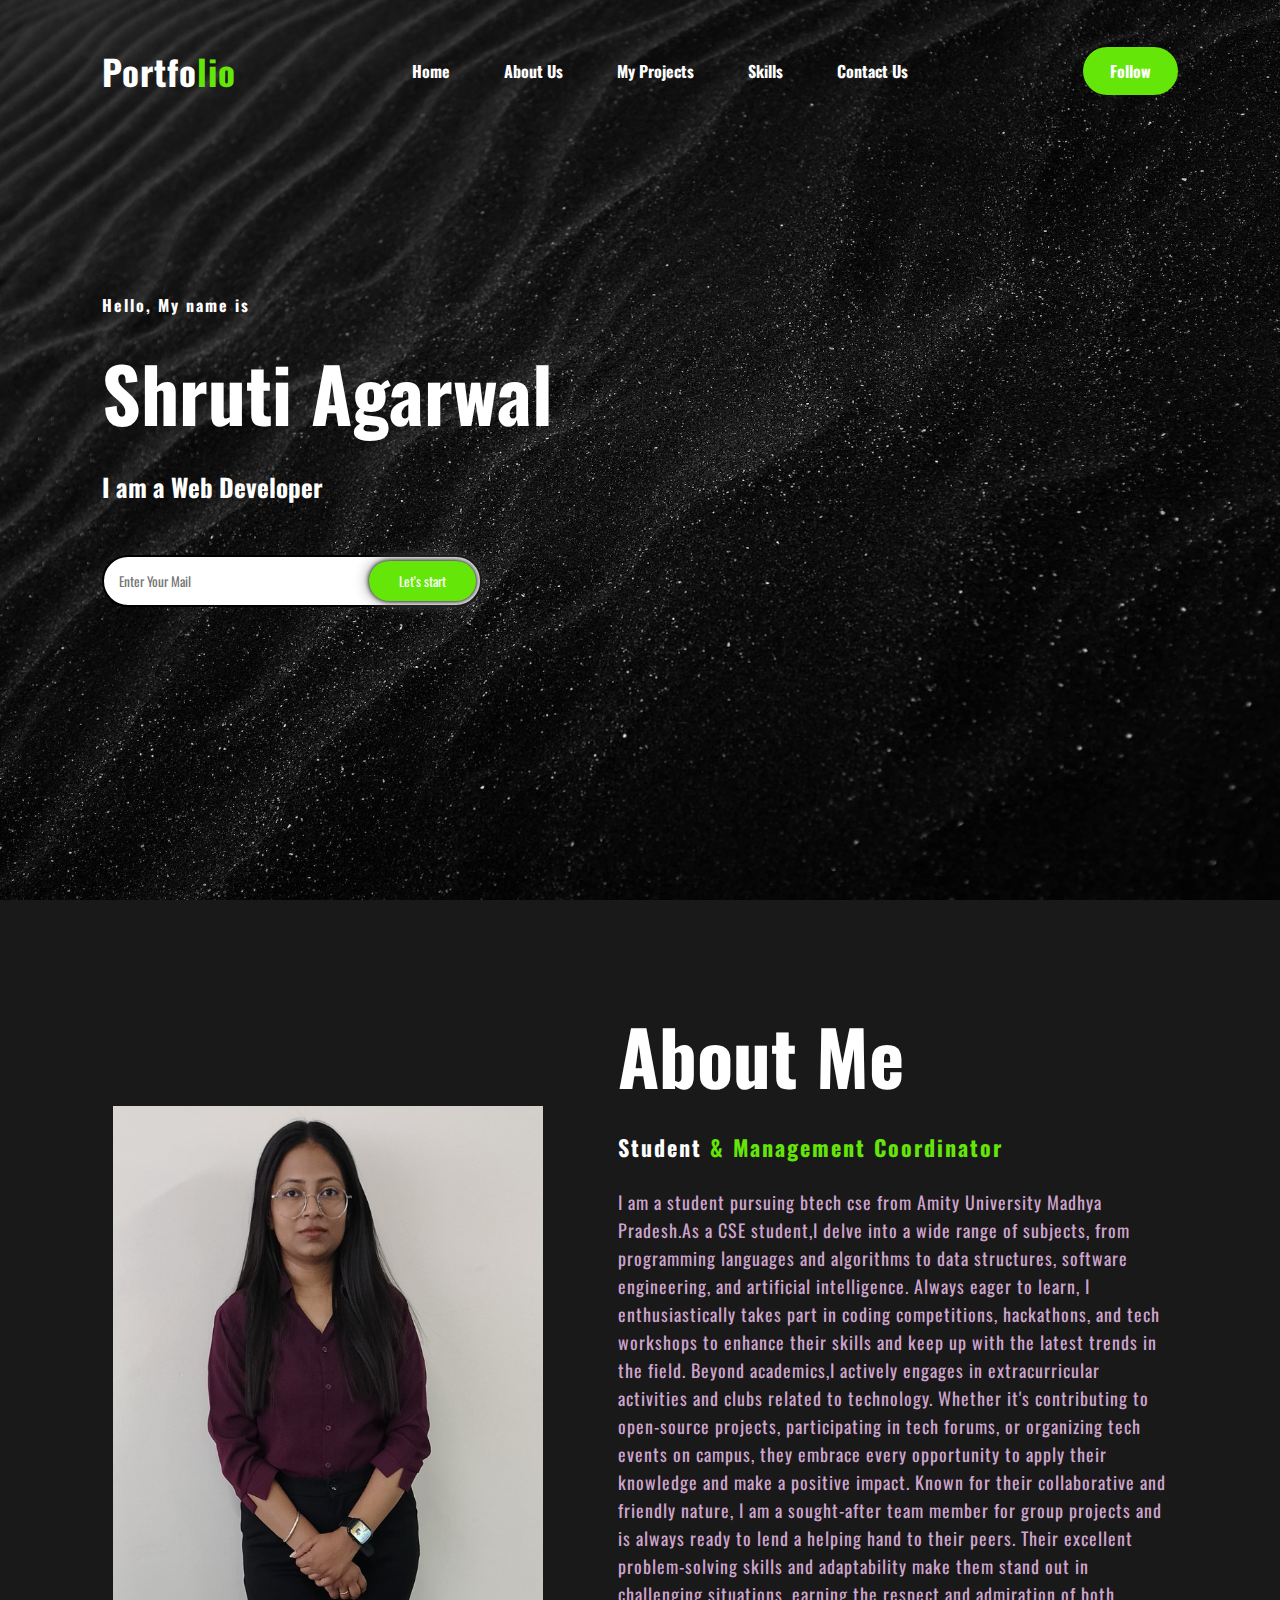
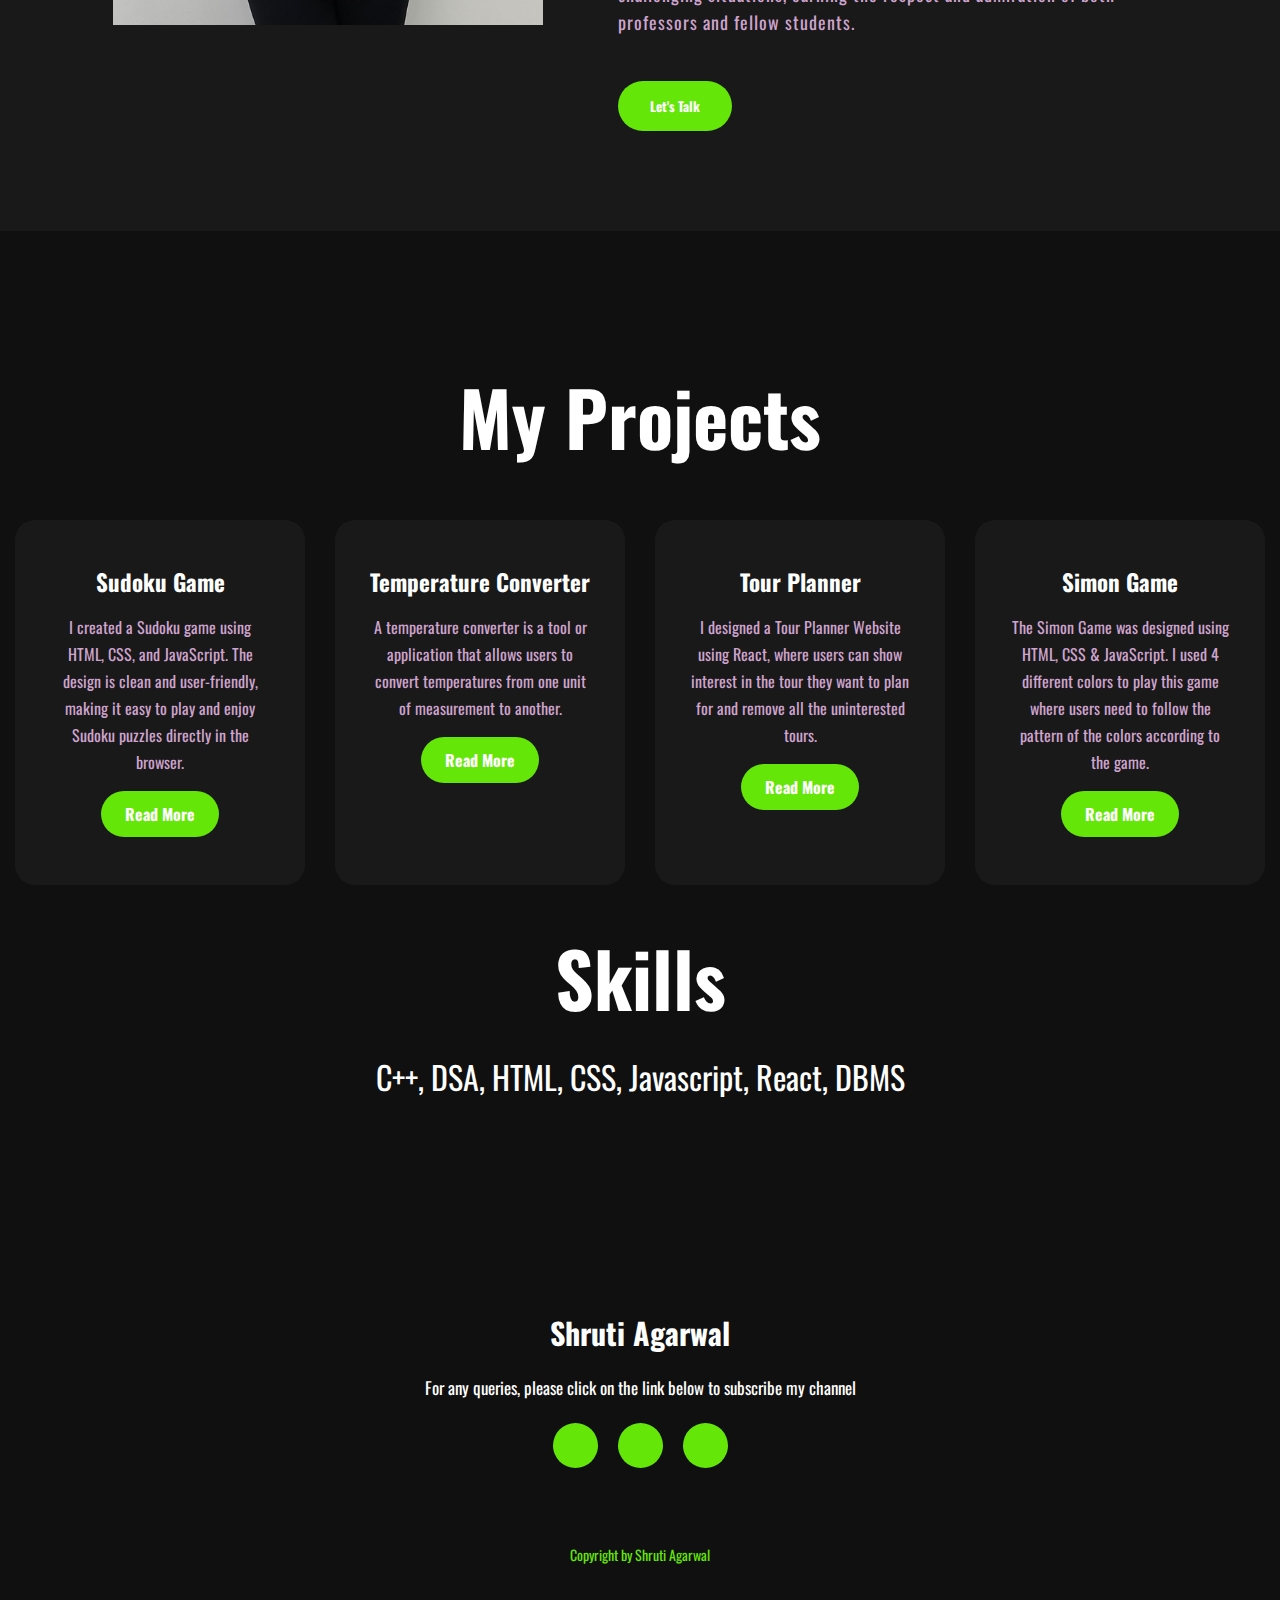
<file: index.html>
<!DOCTYPE html>
<html lang="en">
<head>
    <meta charset="UTF-8">
    <meta name="viewport" content="width=device-width, initial-scale=1.0">
    <title>Portfolio</title>
    <link rel="stylesheet" href="p.css">
    <link rel="preconnect" href="https://fonts.googleapis.com">
    <link rel="preconnect" href="https://fonts.gstatic.com" crossorigin>
    <link href="https://fonts.googleapis.com/css2?family=Bungee+Spice&family=Oswald&display=swap" rel="stylesheet">
    <link rel="stylesheet" href="https://cdnjs.cloudflare.com/ajax/libs/font-awesome/6.4.0/css/all.min.css" integrity="sha512-iecdLmaskl7CVkqkXNQ/ZH/XLlvWZOJyj7Yy7tcenmpD1ypASozpmT/E0iPtmFIB46ZmdtAc9eNBvH0H/ZpiBw==" crossorigin="anonymous" referrerpolicy="no-referrer" />
</head>
<body>
    <div class="hero">
        <nav>
            <h2 class="logo">Portfo<span>lio</span></h2>
            <ul>
                <li><a href="#">Home</a></li>
                <li><a href="#section1">About Us</a></li>
                <li><a href="#section2">My Projects</a></li>
                <li><a href="#section3">Skills</a></li>
                <li><a href="#section4">Contact Us</a></li>
            </ul>
            <a href="#" class="btn">Follow</a>
        </nav>
        
        <div class="content">
            <h4>Hello, My name is</h4>
            <h1>Shruti Agarwal</h1>
            <h3>I am a Web Developer</h3>
            <div class="newslatter">
                <form>
                    <input type="email" name="email" id="mail" placeholder="Enter Your Mail">
                    <input type="submit" name="submit" value="Let's start">
                </form>
            </div>
        </div>
    </div>
    <section class="about" id="section1">
        <div class="main">
            <img src="dp.jpg">
            <div class="about-text">
                <h2>About Me</h2>
                <h5>Student <span> & Management Coordinator </span></h5>
                <p>I am a student pursuing btech cse from Amity University Madhya Pradesh.As a CSE student,I delve into a wide range of subjects, from programming languages and algorithms to data structures, software engineering, and artificial intelligence. Always eager to learn, I enthusiastically takes part in coding competitions, hackathons, and tech workshops to enhance their skills and keep up with the latest trends in the field.

                    Beyond academics,I actively engages in extracurricular activities and clubs related to technology. Whether it's contributing to open-source projects, participating in tech forums, or organizing tech events on campus, they embrace every opportunity to apply their knowledge and make a positive impact.
                    
                    Known for their collaborative and friendly nature, I am a sought-after team member for group projects and is always ready to lend a helping hand to their peers. Their excellent problem-solving skills and adaptability make them stand out in challenging situations, earning the respect and admiration of both professors and fellow students.
                </p>
                <button type="button">Let's Talk</button>
            </div>
        </div>
    </section>
    <div class="service" id="section2">
        <div class="title">
            <h2>My Projects</h2>
        </div>
        <div class="box">
            <div class="card">
                <i class="fa-solid fa-bars"></i>
                <h5>Sudoku Game</h5>
                <div class="pra">
                    <p>
                        I created a Sudoku game using HTML, CSS, and JavaScript. The design is clean and user-friendly, making it easy to play and enjoy Sudoku puzzles directly in the browser. 
                    </p>
                    <p style="text-align: center;">
                         <a class="button" href="#">Read More</a>
                    </p>
                </div>
            </div>
         <div class="card">
            <i class="fa-solid fa-users"></i>
            <h5>Temperature Converter</h5>
            <div class="pra">
                <p>
                    A temperature converter is a tool or application that allows users to convert temperatures from one unit of measurement to another. 
                </p>
                <p style="text-align: center;">
                    <a class="button" href="#">Read More</a>
               </p>
            </div>
         </div>
         <div class="card">
            <i class="fa-solid fa-bell"></i>
            <h5> Tour Planner</h5>
            <div class="pra">
                <p>
                    I designed a Tour Planner Website using React, where users can show interest in the tour they want to plan for and remove all the uninterested tours.                </p>
                <p style="text-align: center;">
                    <a class="button" href="#">Read More</a>
               </p>
            </div>
         </div>
         <div class="card">
            <i class="fa-solid fa-bell"></i>
            <h5>Simon Game</h5>
            <div class="pra">
                <p>
                    The Simon Game was designed using HTML, CSS & JavaScript. I used 4 different colors to play this game where users need to follow the pattern of the colors according to the game.</p>
                <p style="text-align: center;">
                    <a class="button" href="#">Read More</a>
               </p>
            </div>
         </div>
        </div>
        <div class="skills" id="section3">
            <h1 style="text-align: center;">Skills</h1>
                <p style="color: white; font-size: 2rem; text-align: center;">
                    C++,
                    DSA,
                    HTML,
                    CSS,
                    Javascript,
                    React,
                    DBMS
                </p>
        </div>
    </div>
    
    <footer id="section4">
        <p>Shruti Agarwal</p>
        <p>For any queries, please click on the link below to subscribe my channel</p>
        <div class="social">
            <a href="#"><i class="fa-brands fa-facebook"></i></a>
            <a href="#"><i class="fa-brands fa-square-instagram"></i></a>
            <a href="#"><i class="fa-brands fa-square-dribbble"></i></a>
        </div>
        <p class="end">Copyright by Shruti Agarwal</p>
    </footer>
</body>
</html>
</file>
<file: p.css>
*{
    padding: 0;
    margin: 0;
    font-family: 'Oswald', sans-serif;
    box-sizing: border-box;
}

.hero{
    height: 100vh;
    width: 100%;
    background-image: url("pexels-adrien-olichon-2387793.jpg");
    background-size: cover;
    background-position: center;
}

nav{
    display: flex;
    align-items: center;
    justify-content: space-between;
    padding-top: 45px;
    padding-left: 8%;
    padding-right: 8%;
}

.logo{
    color: white;
    font-size: 35px;
    letter-spacing: 1px;
    cursor: pointer;
} 

html{
    scroll-behavior: smooth;
    transition: 0.1s;
}

span{
    color: #65e609;
}
nav ul li {
    list-style-type: none;
    display: inline-block;
    padding: 10px 25px;
}

nav ul li a{
    color: white;
    text-decoration: none;
    font-weight: bold;
    text-transform: capitalize;
}

nav ul li a:hover{
    color: #65e609;
    transition: .4s;
}

.btn{
    background-color: #65e609;
    color: white;
    text-decoration: none;
    border: 2px solid transparent;
    font-weight: bold;
    padding: 10px 25px;
    border-radius: 30px;
    transition: transform .4s;
}

.btn:hover{
    transform: scale(1.2);
}

.content{
    position: absolute;
    top: 50%;
    left: 8%;
    transform: translateY(-50%);
}

h1{
    color: white;
    margin: 20px 0px 20px;
    font-size: 75px;
}

h3{
    color: white;
    font-size: 25px;
    margin-bottom: 50px;
}

h4{
    color: white;
    letter-spacing: 2px;
    font-size: 20ox;
}

.newslatter form{
    width: 380px;
    max-width: 100%;
    position: relative;
}

.newslatter form input:first-child{
    display: inline-block;
    width: 100%;
    padding: 14px 130px 14px 15px;
    background-color: white;
    border: 2px solid ;
    outline: none;
    border-radius: 30px;
}

.newslatter form input:last-child{
    position: absolute;
    display: inline-block;
    outline: none;
    border: none;
    padding: 10px 30px;
    border-radius: 30px;
    background-color: #65e609;
    color: white;
    box-shadow: 0px 0px 5px #000, 0px 0px 15px #858585;
    top: 6px;
    right: 6px;
}
.newslatter form input:last-child:hover
{
    transition: .5s;
    background-color: grey;
    cursor: pointer;
}


.about{
    width:100%;
    padding:100px 0px;
    background-color: #191919;
}

.about img{
    height: auto;
    width: 430px;
}

.about-text{
    width: 550px;
}

.main{
    width: 1130px;
    max-width: 95%;
    margin: 0 auto;
    display: flex;
    align-items: center;
    justify-content: space-around;
}

.about-text h2{
    color: white;
    font-size: 75px;
    text-transform: capitalize;
    margin-bottom: 20px;
}

.about-text h5{
    color: white;
    letter-spacing: 2px;
    font-size: 22px;
    margin-bottom: 25px;
    text-transform: capitalize;
}

.about-text p{
    color: #fcfc;
    letter-spacing: 1px;
    line-height: 28px;
    font-size: 18px;
    margin-bottom: 45px;
}

button{
    background-color: #65e609;
    color: white;
    text-decoration: none;
    border: 2px solid transparent;
    font-weight: bold;
    padding: 13px 30px;
    border-radius: 30px;
    transition: .4s;
}

button:hover{
    background-color: transparent;
    border: 2px solid #f9004d;
    cursor: pointer;
}

.service{
    background: #101010;
    width: 100%;
    padding: 100px 0px;
}

.title h2{
    color: white;
    font-size: 75px;
    width: 1130px;
    margin: 30px auto;
    text-align: center;
}

.box{
    display: flex;
    justify-content: center;
    align-items: center;
    min-height: 400px;
}


.card{
    height: 365px;
    width: 335px;
    padding: 20px 35px;
    background: #191919;
    border-radius: 20px;
    margin: 15px;
    position: relative;
    overflow: hidden;
    text-align: center;
}

.card i{
    font-size: 50px;
    display: block;
    text-align: center;
    margin: 25px 0px;
    color: #65e609;
}

h5{
    color: white;
    font-size: 23px;
    margin-bottom: 15px;
}

.pra p{
    color: #fcfc;
    font-size: 16px;
    line-height: 27px;
    margin-bottom: 25px;
}

.card .button{
    background-color: #65e609;
    color: white;
    text-decoration: none;
    border: 2px solid transparent;
    font-weight: bold;
    padding: 9px 22px;
    border-radius: 30px;
    transition: .4s;  
}

.card .button:hover{
    background-color: transparent;
    border: 2px solid #f9004d;
    cursor: pointer;
}

.contact-me{
    width: 100%;
    height: 290px;
    background: #191919;
    display: flex;
    align-items: center;
    flex-direction: column;
    justify-content: center;
}

.contact-me p{
    color: white;
    font-size: 30px;
    font-weight: bold;
    margin-bottom: 25px;
}

.contact-me .button-two{
    background-color: #65e609;
    color: white;
    text-decoration: none;
    border: 2px solid transparent;
    font-weight: bold;
    padding: 13px 30px;
    border-radius: 30px;
    transition: .4s; 
}

.contact-me .button-two:hover{
    background-color: transparent;
    border: 2px solid #f9004d;
    cursor: pointer;
}

footer{
    position: relative;
    width: 100%;
    height: 400px;
    background: #101010;
    display: flex;
    flex-direction: column;
    align-items: center;
    justify-content: center;
}

footer p:nth-child(1){
    font-size: 30px;
    color: white;
    margin-bottom: 20px;
    font-weight: bold;
}

footer p:nth-child(2){
    color: white;
    font-size: 17px;
    width: 500px;
    text-align: center;
    line-height: 26px;
}

.social{
    display: flex;
}

.social a{
    width: 45px;
    height: 45px;
    display: flex;
    align-items: center;
    justify-content: center;
    background: #65e609;
    border-radius: 50%;
    margin: 22px 10px;
    color: white;
    text-decoration: none;
    font-size: 20px;
}

.social a:hover{
    transform: scale(1.3);
    transition: .5s;
    color: #858585;
}

.end{
    position: absolute;
    color: #65e609;
    bottom: 35px;
    font-size: 14px;
}
</file>
